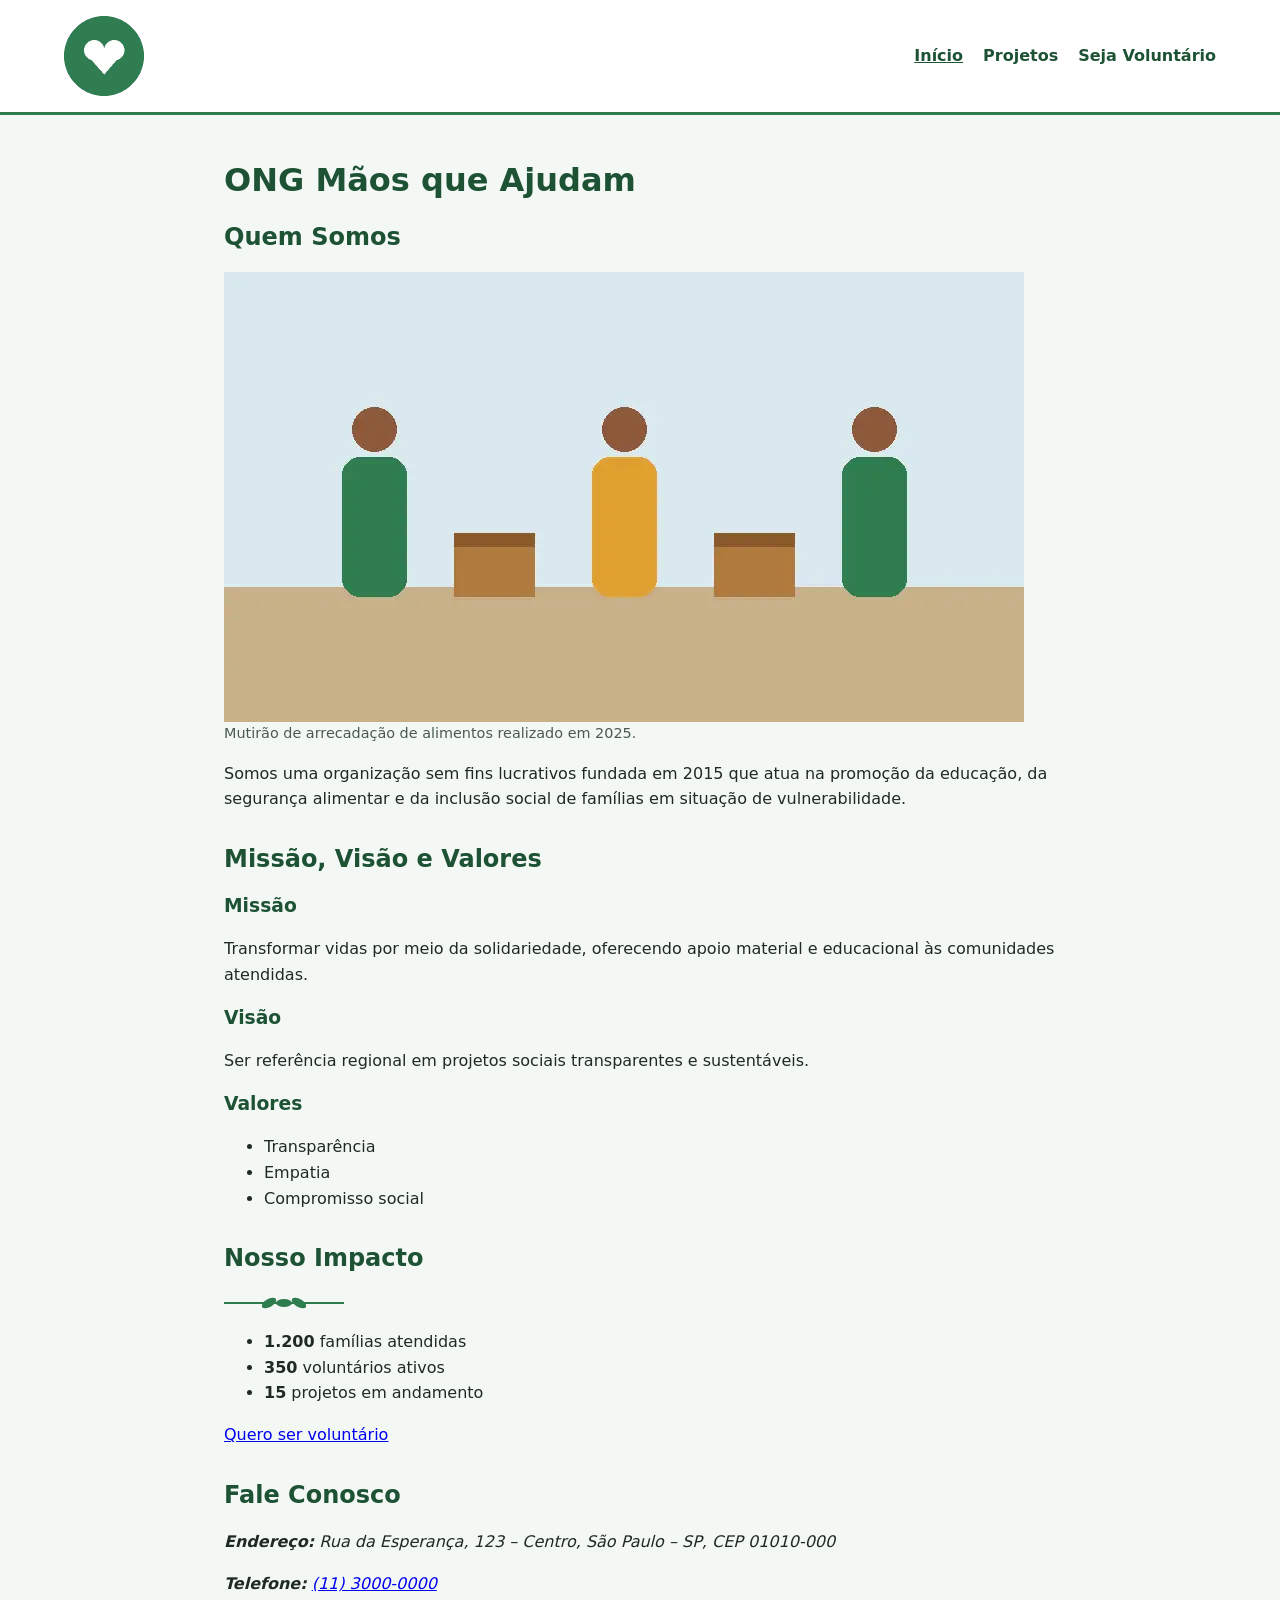
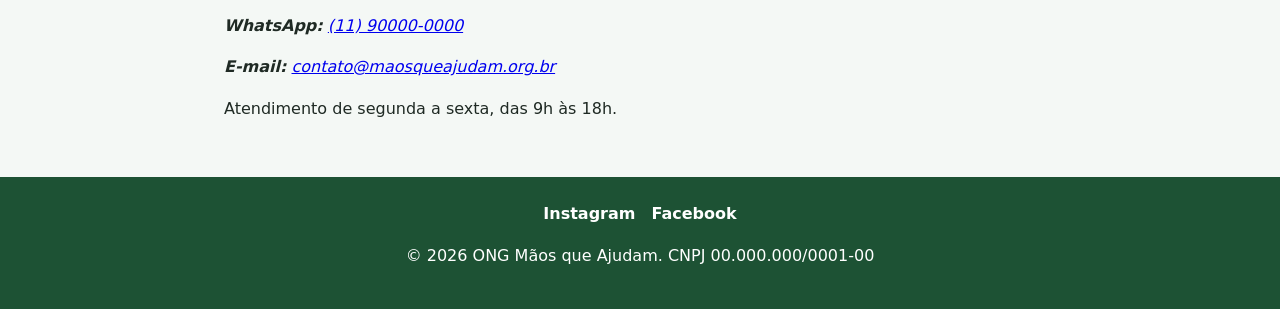
<file: index.html>
<!DOCTYPE html>
<html lang="pt-BR">
<head>
  <meta charset="UTF-8">
  <meta name="viewport" content="width=device-width, initial-scale=1.0">
  <meta name="description" content="ONG Mãos que Ajudam: projetos de educação e segurança alimentar em São Paulo.">
  <title>Início | ONG Mãos que Ajudam</title>
  <link rel="stylesheet" href="css/style.css">
</head>
<body>
  <header>
    <picture>
      <source srcset="img/logo.webp" type="image/webp">
      <img src="img/logo.png" alt="Logotipo da ONG Mãos que Ajudam: duas mãos formando um coração" width="80" height="80">
    </picture>
    <nav aria-label="Menu principal">
      <ul>
        <li><a href="index.html" aria-current="page">Início</a></li>
        <li><a href="projetos.html">Projetos</a></li>
        <li><a href="cadastro.html">Seja Voluntário</a></li>
      </ul>
    </nav>
  </header>

  <main>
    <h1>ONG Mãos que Ajudam</h1>

    <section id="quem-somos">
      <h2>Quem Somos</h2>
      <figure>
        <picture>
          <source srcset="img/mutirao-alimentos.webp" type="image/webp">
          <img src="img/mutirao-alimentos.jpg" alt="Voluntários separando alimentos e montando cestas básicas em um galpão" width="800" height="450">
        </picture>
        <figcaption>Mutirão de arrecadação de alimentos realizado em 2025.</figcaption>
      </figure>
      <p>Somos uma organização sem fins lucrativos fundada em 2015 que atua na promoção da educação, da segurança alimentar e da inclusão social de famílias em situação de vulnerabilidade.</p>
    </section>

    <section id="missao">
      <h2>Missão, Visão e Valores</h2>
      <h3>Missão</h3>
      <p>Transformar vidas por meio da solidariedade, oferecendo apoio material e educacional às comunidades atendidas.</p>
      <h3>Visão</h3>
      <p>Ser referência regional em projetos sociais transparentes e sustentáveis.</p>
      <h3>Valores</h3>
      <ul>
        <li>Transparência</li>
        <li>Empatia</li>
        <li>Compromisso social</li>
      </ul>
    </section>

    <section id="impacto">
      <h2>Nosso Impacto</h2>
      <img src="img/divisor-folhas.svg" alt="" width="120" height="20">
      <ul>
        <li><strong>1.200</strong> famílias atendidas</li>
        <li><strong>350</strong> voluntários ativos</li>
        <li><strong>15</strong> projetos em andamento</li>
      </ul>
      <a href="cadastro.html">Quero ser voluntário</a>
    </section>

    <section id="contato">
      <h2>Fale Conosco</h2>
      <address>
        <p><strong>Endereço:</strong> Rua da Esperança, 123 – Centro, São Paulo – SP, CEP 01010-000</p>
        <p><strong>Telefone:</strong> <a href="tel:+551130000000">(11) 3000-0000</a></p>
        <p><strong>WhatsApp:</strong> <a href="https://wa.me/5511900000000">(11) 90000-0000</a></p>
        <p><strong>E-mail:</strong> <a href="mailto:contato@maosqueajudam.org.br">contato@maosqueajudam.org.br</a></p>
      </address>
      <p>Atendimento de segunda a sexta, das 9h às 18h.</p>
    </section>
  </main>

  <footer>
    <nav aria-label="Redes sociais">
      <a href="https://instagram.com/maosqueajudam">Instagram</a>
      <a href="https://facebook.com/maosqueajudam">Facebook</a>
    </nav>
    <p>&copy; 2026 ONG Mãos que Ajudam. CNPJ 00.000.000/0001-00</p>
  </footer>
</body>
</html>
</file>
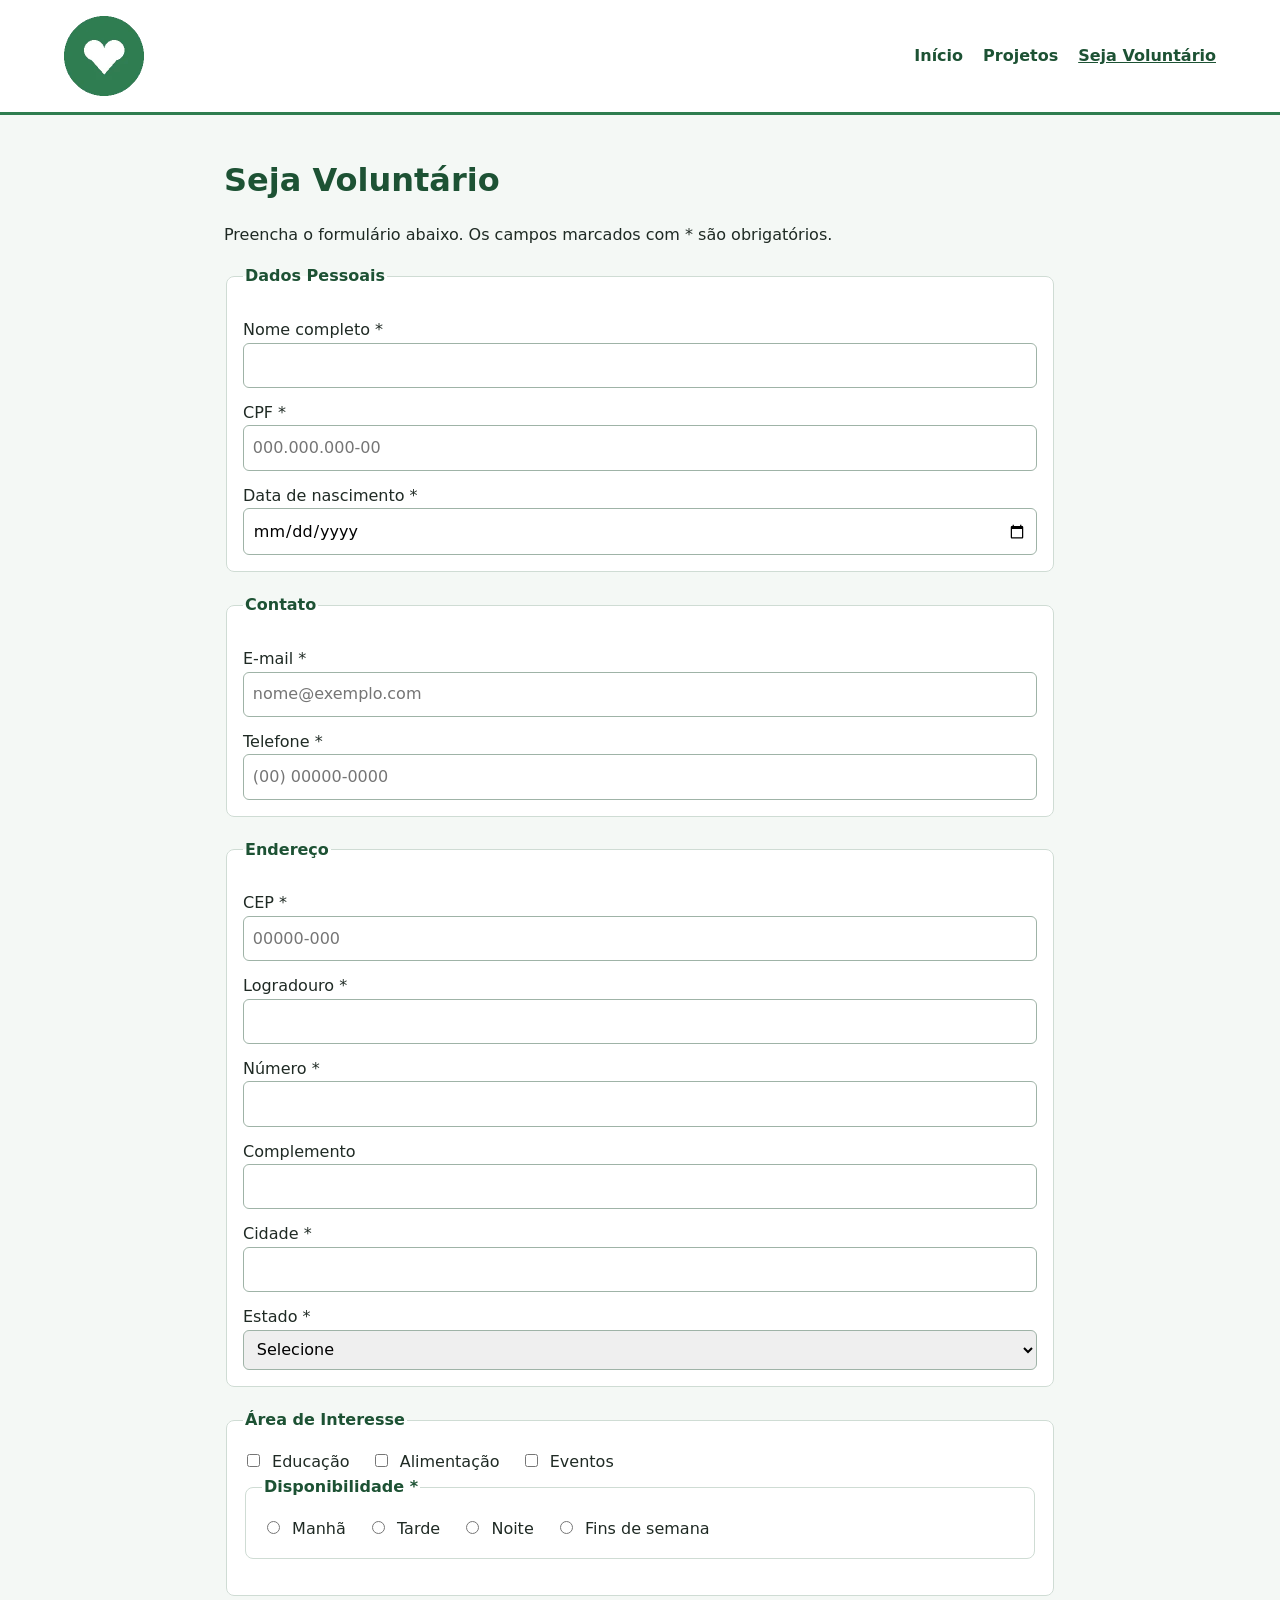
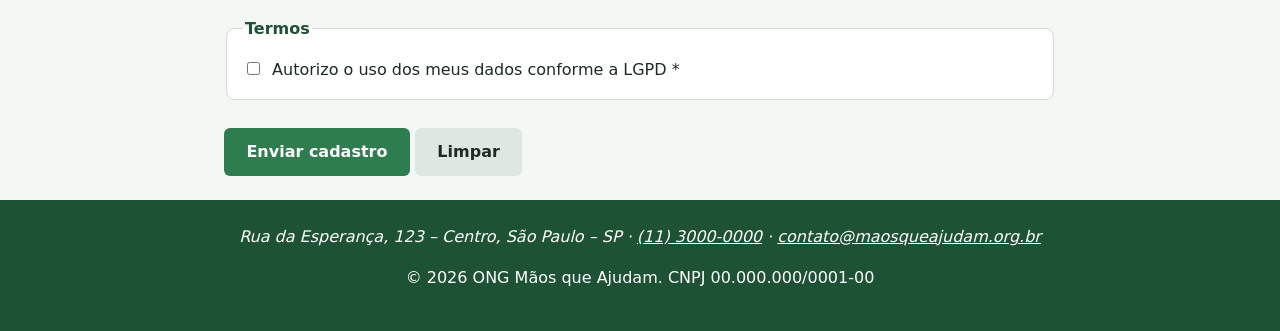
<file: cadastro.html>
<!DOCTYPE html>
<html lang="pt-BR">
<head>
  <meta charset="UTF-8">
  <meta name="viewport" content="width=device-width, initial-scale=1.0">
  <meta name="description" content="Cadastre-se como voluntário da ONG Mãos que Ajudam.">
  <title>Seja Voluntário | ONG Mãos que Ajudam</title>
  <link rel="stylesheet" href="css/style.css">
  <script src="js/mascaras.js" defer></script>
</head>
<body>
  <header>
    <picture>
      <source srcset="img/logo.webp" type="image/webp">
      <img src="img/logo.png" alt="Logotipo da ONG Mãos que Ajudam: duas mãos formando um coração" width="80" height="80">
    </picture>
    <nav aria-label="Menu principal">
      <ul>
        <li><a href="index.html">Início</a></li>
        <li><a href="projetos.html">Projetos</a></li>
        <li><a href="cadastro.html" aria-current="page">Seja Voluntário</a></li>
      </ul>
    </nav>
  </header>

  <main>
    <h1>Seja Voluntário</h1>
    <p>Preencha o formulário abaixo. Os campos marcados com * são obrigatórios.</p>

    <form method="post">
      <fieldset>
        <legend>Dados Pessoais</legend>
        <label for="nome">Nome completo *</label>
        <input type="text" id="nome" name="nome" required minlength="3" maxlength="100" autocomplete="name" pattern="[A-Za-zÀ-ÿ ]+" title="Use apenas letras e espaços">

        <label for="cpf">CPF *</label>
        <input type="text" id="cpf" name="cpf" required inputmode="numeric" maxlength="14" placeholder="000.000.000-00" pattern="\d{3}\.\d{3}\.\d{3}-\d{2}" title="Digite o CPF no formato 000.000.000-00" data-mascara="cpf">

        <label for="nascimento">Data de nascimento *</label>
        <input type="date" id="nascimento" name="nascimento" required min="1920-01-01" max="2010-12-31">
      </fieldset>

      <fieldset>
        <legend>Contato</legend>
        <label for="email">E-mail *</label>
        <input type="email" id="email" name="email" required autocomplete="email" placeholder="nome@exemplo.com">

        <label for="telefone">Telefone *</label>
        <input type="tel" id="telefone" name="telefone" required autocomplete="tel" maxlength="15" placeholder="(00) 00000-0000" pattern="\(\d{2}\) \d{4,5}-\d{4}" title="Digite o telefone no formato (00) 0000-0000 ou (00) 00000-0000" data-mascara="telefone">
      </fieldset>

      <fieldset>
        <legend>Endereço</legend>
        <label for="cep">CEP *</label>
        <input type="text" id="cep" name="cep" required inputmode="numeric" autocomplete="postal-code" maxlength="9" placeholder="00000-000" pattern="\d{5}-\d{3}" title="Digite o CEP no formato 00000-000" data-mascara="cep">

        <label for="logradouro">Logradouro *</label>
        <input type="text" id="logradouro" name="logradouro" required autocomplete="address-line1">

        <label for="numero">Número *</label>
        <input type="text" id="numero" name="numero" required inputmode="numeric" maxlength="6">

        <label for="complemento">Complemento</label>
        <input type="text" id="complemento" name="complemento" autocomplete="address-line2">

        <label for="cidade">Cidade *</label>
        <input type="text" id="cidade" name="cidade" required autocomplete="address-level2">

        <label for="estado">Estado *</label>
        <select id="estado" name="estado" required autocomplete="address-level1">
          <option value="">Selecione</option>
          <option value="AC">AC</option><option value="AL">AL</option><option value="AP">AP</option>
          <option value="AM">AM</option><option value="BA">BA</option><option value="CE">CE</option>
          <option value="DF">DF</option><option value="ES">ES</option><option value="GO">GO</option>
          <option value="MA">MA</option><option value="MT">MT</option><option value="MS">MS</option>
          <option value="MG">MG</option><option value="PA">PA</option><option value="PB">PB</option>
          <option value="PR">PR</option><option value="PE">PE</option><option value="PI">PI</option>
          <option value="RJ">RJ</option><option value="RN">RN</option><option value="RS">RS</option>
          <option value="RO">RO</option><option value="RR">RR</option><option value="SC">SC</option>
          <option value="SP">SP</option><option value="SE">SE</option><option value="TO">TO</option>
        </select>
      </fieldset>

      <fieldset>
        <legend>Área de Interesse</legend>
        <input type="checkbox" id="area-educacao" name="areas" value="educacao">
        <label for="area-educacao">Educação</label>
        <input type="checkbox" id="area-alimentacao" name="areas" value="alimentacao">
        <label for="area-alimentacao">Alimentação</label>
        <input type="checkbox" id="area-eventos" name="areas" value="eventos">
        <label for="area-eventos">Eventos</label>

        <fieldset>
          <legend>Disponibilidade *</legend>
          <input type="radio" id="disp-manha" name="disponibilidade" value="manha" required>
          <label for="disp-manha">Manhã</label>
          <input type="radio" id="disp-tarde" name="disponibilidade" value="tarde">
          <label for="disp-tarde">Tarde</label>
          <input type="radio" id="disp-noite" name="disponibilidade" value="noite">
          <label for="disp-noite">Noite</label>
          <input type="radio" id="disp-fds" name="disponibilidade" value="fim-de-semana">
          <label for="disp-fds">Fins de semana</label>
        </fieldset>
      </fieldset>

      <fieldset>
        <legend>Termos</legend>
        <input type="checkbox" id="termos" name="termos" required>
        <label for="termos">Autorizo o uso dos meus dados conforme a LGPD *</label>
      </fieldset>

      <button type="submit">Enviar cadastro</button>
      <button type="reset">Limpar</button>
    </form>
  </main>

  <footer>
    <address>Rua da Esperança, 123 – Centro, São Paulo – SP · <a href="tel:+551130000000">(11) 3000-0000</a> · <a href="mailto:contato@maosqueajudam.org.br">contato@maosqueajudam.org.br</a></address>
    <p>&copy; 2026 ONG Mãos que Ajudam. CNPJ 00.000.000/0001-00</p>
  </footer>
</body>
</html>
</file>
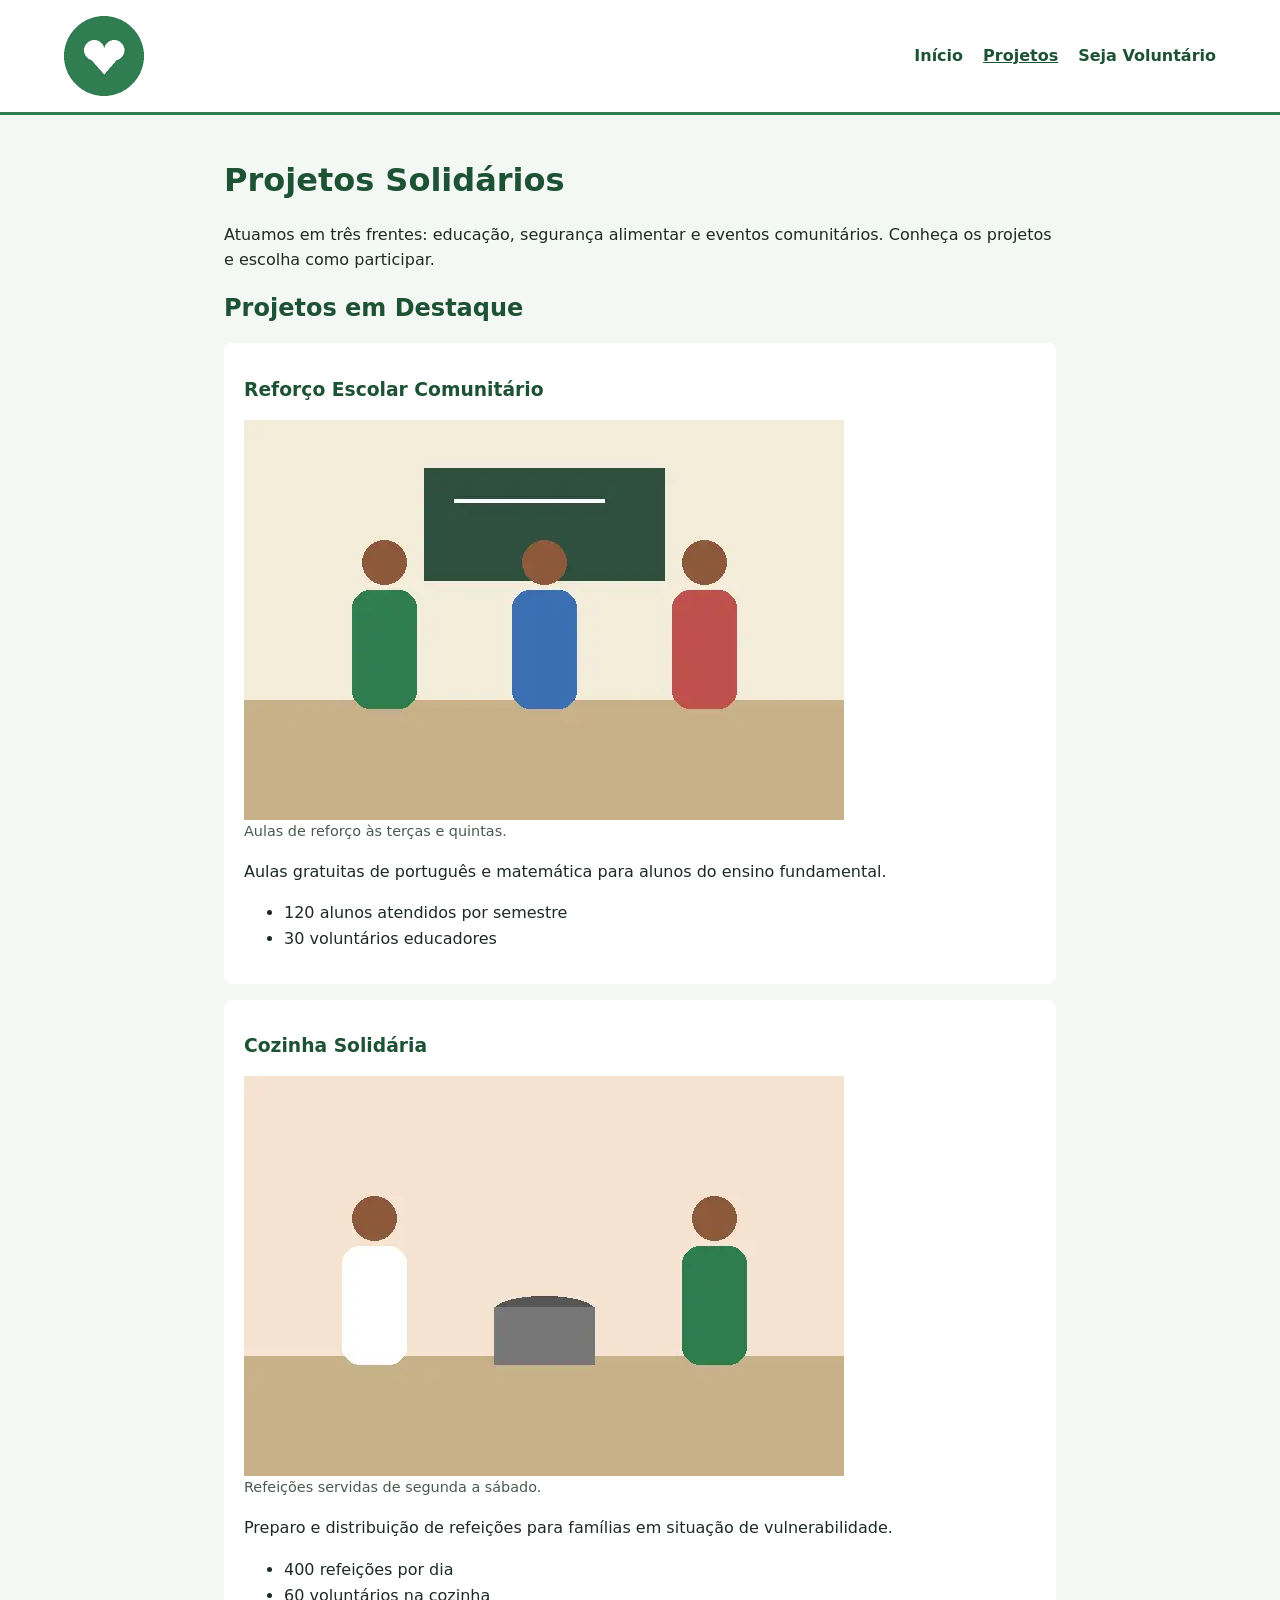
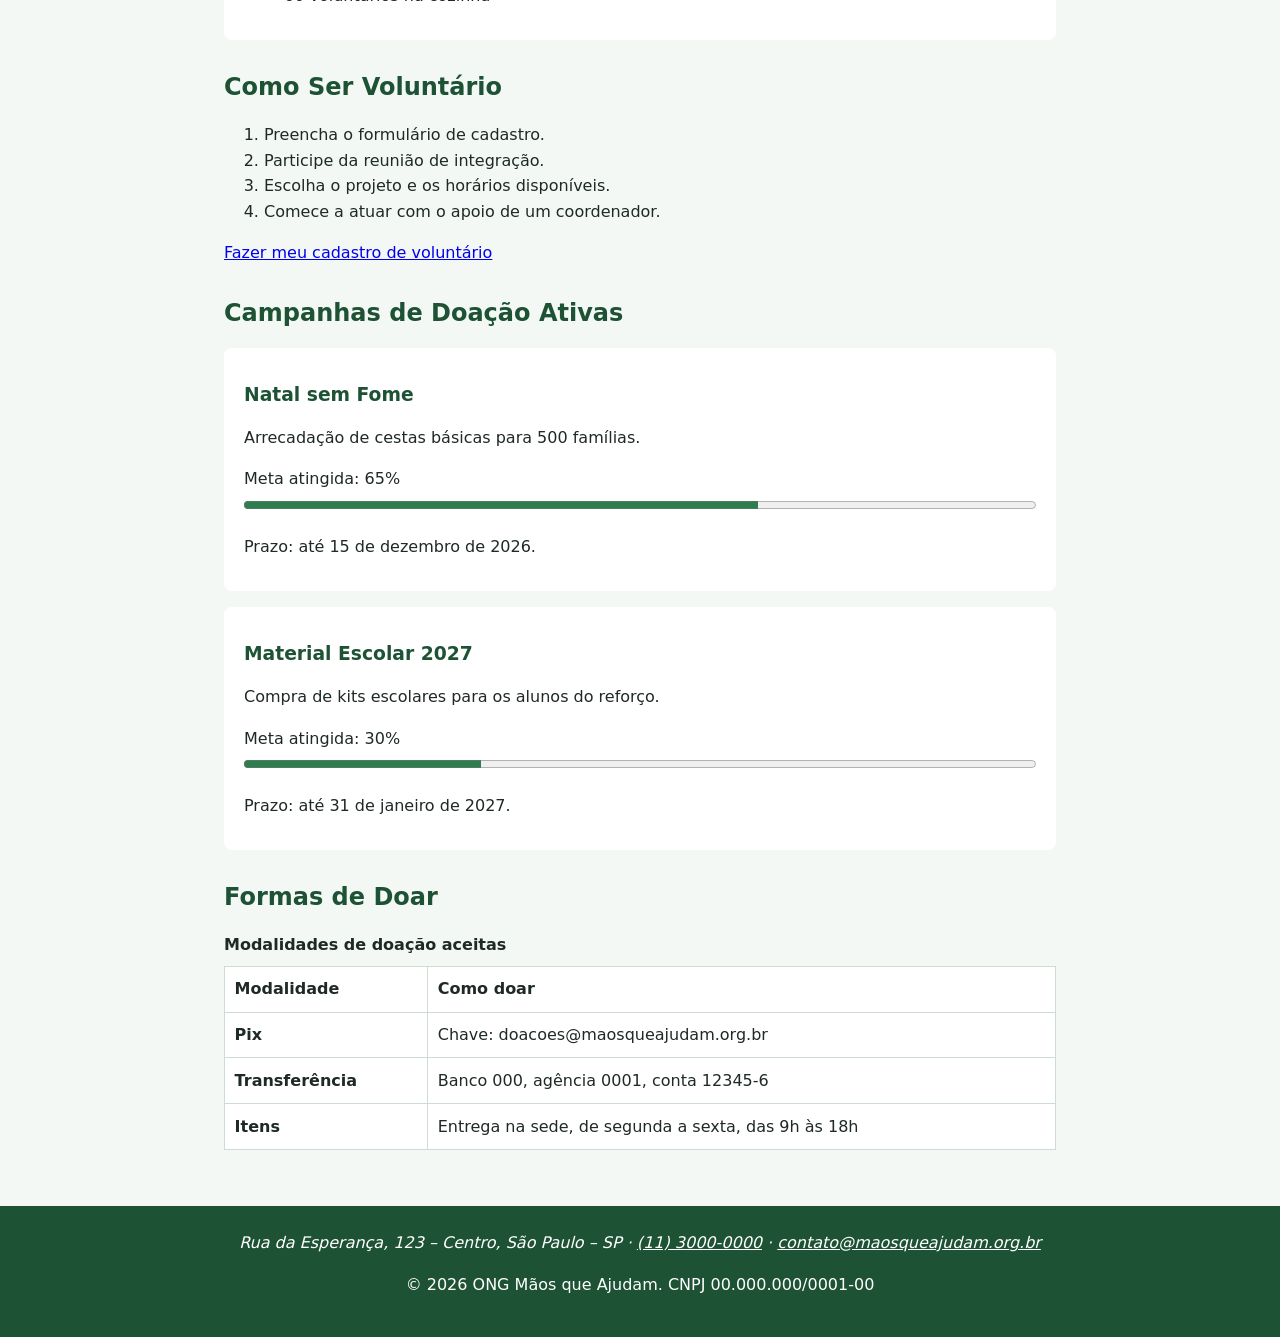
<file: projetos.html>
<!DOCTYPE html>
<html lang="pt-BR">
<head>
  <meta charset="UTF-8">
  <meta name="viewport" content="width=device-width, initial-scale=1.0">
  <meta name="description" content="Conheça os projetos da ONG Mãos que Ajudam e saiba como doar ou ser voluntário.">
  <title>Projetos | ONG Mãos que Ajudam</title>
  <link rel="stylesheet" href="css/style.css">
</head>
<body>
  <header>
    <picture>
      <source srcset="img/logo.webp" type="image/webp">
      <img src="img/logo.png" alt="Logotipo da ONG Mãos que Ajudam: duas mãos formando um coração" width="80" height="80">
    </picture>
    <nav aria-label="Menu principal">
      <ul>
        <li><a href="index.html">Início</a></li>
        <li><a href="projetos.html" aria-current="page">Projetos</a></li>
        <li><a href="cadastro.html">Seja Voluntário</a></li>
      </ul>
    </nav>
  </header>

  <main>
    <h1>Projetos Solidários</h1>
    <p>Atuamos em três frentes: educação, segurança alimentar e eventos comunitários. Conheça os projetos e escolha como participar.</p>

    <section id="destaques">
      <h2>Projetos em Destaque</h2>
      <article>
        <h3>Reforço Escolar Comunitário</h3>
        <figure>
          <picture>
            <source srcset="img/projeto-educacao.webp" type="image/webp">
            <img src="img/projeto-educacao.jpg" alt="Voluntária ajudando crianças com a lição de casa em uma sala de aula" width="600" height="400" loading="lazy">
          </picture>
          <figcaption>Aulas de reforço às terças e quintas.</figcaption>
        </figure>
        <p>Aulas gratuitas de português e matemática para alunos do ensino fundamental.</p>
        <ul>
          <li>120 alunos atendidos por semestre</li>
          <li>30 voluntários educadores</li>
        </ul>
      </article>
      <article>
        <h3>Cozinha Solidária</h3>
        <figure>
          <picture>
            <source srcset="img/projeto-alimentacao.webp" type="image/webp">
            <img src="img/projeto-alimentacao.jpg" alt="Voluntários servindo refeições quentes em uma cozinha comunitária" width="600" height="400" loading="lazy">
          </picture>
          <figcaption>Refeições servidas de segunda a sábado.</figcaption>
        </figure>
        <p>Preparo e distribuição de refeições para famílias em situação de vulnerabilidade.</p>
        <ul>
          <li>400 refeições por dia</li>
          <li>60 voluntários na cozinha</li>
        </ul>
      </article>
    </section>

    <section id="voluntariado">
      <h2>Como Ser Voluntário</h2>
      <ol>
        <li>Preencha o formulário de cadastro.</li>
        <li>Participe da reunião de integração.</li>
        <li>Escolha o projeto e os horários disponíveis.</li>
        <li>Comece a atuar com o apoio de um coordenador.</li>
      </ol>
      <a href="cadastro.html">Fazer meu cadastro de voluntário</a>
    </section>

    <section id="campanhas">
      <h2>Campanhas de Doação Ativas</h2>
      <article>
        <h3>Natal sem Fome</h3>
        <p>Arrecadação de cestas básicas para 500 famílias.</p>
        <label for="meta-natal">Meta atingida: 65%</label>
        <progress id="meta-natal" value="65" max="100">65%</progress>
        <p>Prazo: até <time datetime="2026-12-15">15 de dezembro de 2026</time>.</p>
      </article>
      <article>
        <h3>Material Escolar 2027</h3>
        <p>Compra de kits escolares para os alunos do reforço.</p>
        <label for="meta-escolar">Meta atingida: 30%</label>
        <progress id="meta-escolar" value="30" max="100">30%</progress>
        <p>Prazo: até <time datetime="2027-01-31">31 de janeiro de 2027</time>.</p>
      </article>
    </section>

    <section id="doacao">
      <h2>Formas de Doar</h2>
      <table>
        <caption>Modalidades de doação aceitas</caption>
        <thead>
          <tr><th scope="col">Modalidade</th><th scope="col">Como doar</th></tr>
        </thead>
        <tbody>
          <tr><th scope="row">Pix</th><td>Chave: doacoes@maosqueajudam.org.br</td></tr>
          <tr><th scope="row">Transferência</th><td>Banco 000, agência 0001, conta 12345-6</td></tr>
          <tr><th scope="row">Itens</th><td>Entrega na sede, de segunda a sexta, das 9h às 18h</td></tr>
        </tbody>
      </table>
    </section>
  </main>

  <footer>
    <address>Rua da Esperança, 123 – Centro, São Paulo – SP · <a href="tel:+551130000000">(11) 3000-0000</a> · <a href="mailto:contato@maosqueajudam.org.br">contato@maosqueajudam.org.br</a></address>
    <p>&copy; 2026 ONG Mãos que Ajudam. CNPJ 00.000.000/0001-00</p>
  </footer>
</body>
</html>
</file>
<file: css/style.css>
:root {
  --verde: #2e7d4f;
  --verde-escuro: #1d5234;
  --claro: #f4f8f5;
  --texto: #1f2a24;
}

* { box-sizing: border-box; }

body {
  margin: 0;
  font-family: system-ui, "Segoe UI", Roboto, sans-serif;
  line-height: 1.6;
  color: var(--texto);
  background: var(--claro);
}

header {
  display: flex;
  flex-wrap: wrap;
  align-items: center;
  justify-content: space-between;
  gap: 1rem;
  padding: 1rem 5%;
  background: #fff;
  border-bottom: 3px solid var(--verde);
}

nav ul { display: flex; gap: 1.25rem; margin: 0; padding: 0; list-style: none; }
nav a { color: var(--verde-escuro); font-weight: 600; text-decoration: none; }
nav a:hover, nav a:focus-visible, nav a[aria-current="page"] { text-decoration: underline; }

main { max-width: 960px; margin: 0 auto; padding: 1.5rem 5%; }
h1, h2, h3 { color: var(--verde-escuro); line-height: 1.25; }

img { max-width: 100%; height: auto; display: block; }
figure { margin: 1rem 0; }
figcaption { font-size: .9rem; color: #4a5a50; }

section { margin-bottom: 2rem; }
article { background: #fff; padding: 1rem 1.25rem; margin-bottom: 1rem; border-radius: 8px; }

table { width: 100%; border-collapse: collapse; background: #fff; }
caption { text-align: left; font-weight: 600; padding-bottom: .5rem; }
th, td { padding: .6rem; border: 1px solid #cfdcd4; text-align: left; }

progress { width: 100%; height: 1rem; accent-color: var(--verde); }

form fieldset { margin-bottom: 1.25rem; padding: 1rem; border: 1px solid #cfdcd4; border-radius: 8px; background: #fff; }
legend { font-weight: 700; color: var(--verde-escuro); }
form label { display: block; margin-top: .75rem; }
input[type="checkbox"] + label, input[type="radio"] + label { display: inline; margin: 0 1rem 0 .25rem; }
input:not([type="checkbox"]):not([type="radio"]), select {
  width: 100%; padding: .55rem; border: 1px solid #9fb3a7; border-radius: 6px; font: inherit;
}
input:focus-visible, select:focus-visible { outline: 3px solid var(--verde); outline-offset: 1px; }
input:user-invalid { border-color: #b3261e; }

button { margin-top: .5rem; padding: .7rem 1.4rem; border: 0; border-radius: 6px; font: inherit; font-weight: 600; cursor: pointer; }
button[type="submit"] { background: var(--verde); color: #fff; }
button[type="reset"] { background: #dfe7e2; color: var(--texto); }

footer { padding: 1.5rem 5%; background: var(--verde-escuro); color: #fff; text-align: center; }
footer a { color: #fff; }
footer nav { display: flex; justify-content: center; gap: 1rem; }
</file>
